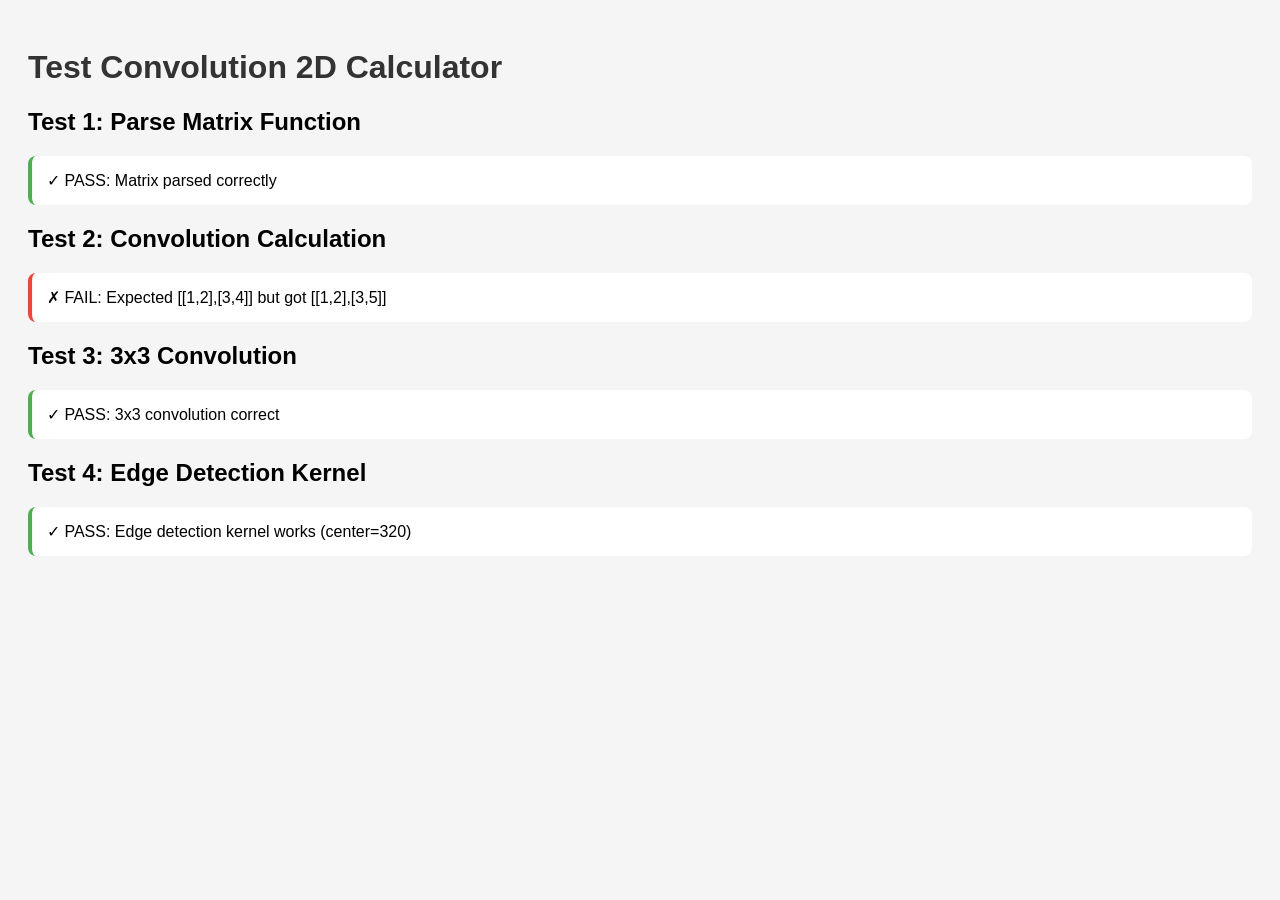
<file: test_functionality.html>
<!DOCTYPE html>
<html lang="vi">
<head>
    <meta charset="UTF-8">
    <meta name="viewport" content="width=device-width, initial-scale=1.0">
    <title>Test Convolution Functionality</title>
    <style>
        body {
            font-family: Arial, sans-serif;
            padding: 20px;
            background: #f5f5f5;
        }
        .test-result {
            background: white;
            padding: 15px;
            margin: 10px 0;
            border-radius: 8px;
            border-left: 4px solid #4CAF50;
        }
        .test-result.fail {
            border-left-color: #f44336;
        }
        h1 {
            color: #333;
        }
        .test-section {
            margin: 20px 0;
        }
    </style>
</head>
<body>
    <h1>Test Convolution 2D Calculator</h1>
    
    <div class="test-section">
        <h2>Test 1: Parse Matrix Function</h2>
        <div id="test1" class="test-result">Running...</div>
    </div>
    
    <div class="test-section">
        <h2>Test 2: Convolution Calculation</h2>
        <div id="test2" class="test-result">Running...</div>
    </div>
    
    <div class="test-section">
        <h2>Test 3: 3x3 Convolution</h2>
        <div id="test3" class="test-result">Running...</div>
    </div>
    
    <div class="test-section">
        <h2>Test 4: Edge Detection Kernel</h2>
        <div id="test4" class="test-result">Running...</div>
    </div>

    <script>
        // Copy the core functions from script.js
        function parseMatrix(text) {
            const lines = text.trim().split('\n');
            const matrix = [];
            for (let line of lines) {
                line = line.trim();
                if (line === '') continue;
                const row = line.split(/\s+/).map(Number);
                matrix.push(row);
            }
            return matrix;
        }

        function convolve(image, kernel) {
            const imgRows = image.length;
            const imgCols = image[0].length;
            const kRows = kernel.length;
            const kCols = kernel[0].length;
            const centerX = Math.floor(kRows / 2);
            const centerY = Math.floor(kCols / 2);
            const output = [];
            const steps = [];
            
            for (let i = 0; i < imgRows; i++) {
                output[i] = [];
                for (let j = 0; j < imgCols; j++) {
                    let sum = 0;
                    const coveredMatrix = [];
                    const calculations = [];
                    
                    for (let m = 0; m < kRows; m++) {
                        coveredMatrix[m] = [];
                        for (let n = 0; n < kCols; n++) {
                            const x = i + m - centerX;
                            const y = j + n - centerY;
                            let imageValue = 0;
                            if (x >= 0 && x < imgRows && y >= 0 && y < imgCols) {
                                imageValue = image[x][y];
                            }
                            const kernelValue = kernel[m][n];
                            const product = imageValue * kernelValue;
                            sum += product;
                            coveredMatrix[m][n] = imageValue;
                            calculations.push({ imageValue, kernelValue, product });
                        }
                    }
                    output[i][j] = sum;
                    steps.push({ outputPos: [i, j], coveredMatrix, calculations, result: sum });
                }
            }
            return { output, steps };
        }

        // Test 1: Parse Matrix
        try {
            const testText = "1 2 3\n4 5 6\n7 8 9";
            const parsed = parseMatrix(testText);
            const expected = [[1,2,3],[4,5,6],[7,8,9]];
            const pass = JSON.stringify(parsed) === JSON.stringify(expected);
            document.getElementById('test1').innerHTML = 
                pass ? '✓ PASS: Matrix parsed correctly' : 
                       '✗ FAIL: Expected ' + JSON.stringify(expected) + ' but got ' + JSON.stringify(parsed);
            document.getElementById('test1').className = pass ? 'test-result' : 'test-result fail';
        } catch (e) {
            document.getElementById('test1').innerHTML = '✗ FAIL: ' + e.message;
            document.getElementById('test1').className = 'test-result fail';
        }

        // Test 2: Simple 2x2 Convolution
        try {
            const image = [[1, 2], [3, 4]];
            const kernel = [[1, 0], [0, 1]];
            const result = convolve(image, kernel);
            const expected = [[1, 2], [3, 4]]; // Identity-like kernel
            const pass = JSON.stringify(result.output) === JSON.stringify(expected);
            document.getElementById('test2').innerHTML = 
                pass ? '✓ PASS: 2x2 convolution correct' : 
                       '✗ FAIL: Expected ' + JSON.stringify(expected) + ' but got ' + JSON.stringify(result.output);
            document.getElementById('test2').className = pass ? 'test-result' : 'test-result fail';
        } catch (e) {
            document.getElementById('test2').innerHTML = '✗ FAIL: ' + e.message;
            document.getElementById('test2').className = 'test-result fail';
        }

        // Test 3: 3x3 Convolution with known result
        try {
            const image = [[1, 2, 3], [4, 5, 6], [7, 8, 9]];
            const kernel = [[0, 0, 0], [0, 1, 0], [0, 0, 0]]; // Center only
            const result = convolve(image, kernel);
            const expected = [[1, 2, 3], [4, 5, 6], [7, 8, 9]];
            const pass = JSON.stringify(result.output) === JSON.stringify(expected);
            document.getElementById('test3').innerHTML = 
                pass ? '✓ PASS: 3x3 convolution correct' : 
                       '✗ FAIL: Expected ' + JSON.stringify(expected) + ' but got ' + JSON.stringify(result.output);
            document.getElementById('test3').className = pass ? 'test-result' : 'test-result fail';
        } catch (e) {
            document.getElementById('test3').innerHTML = '✗ FAIL: ' + e.message;
            document.getElementById('test3').className = 'test-result fail';
        }

        // Test 4: Edge detection kernel
        try {
            const image = [[10, 10, 10], [10, 50, 10], [10, 10, 10]];
            const kernel = [[-1, -1, -1], [-1, 8, -1], [-1, -1, -1]]; // Edge detection
            const result = convolve(image, kernel);
            // Center pixel: 10*(-1)*8 + 50*8 = -80 + 400 = 320
            const centerValue = result.output[1][1];
            const pass = centerValue === 320;
            document.getElementById('test4').innerHTML = 
                pass ? '✓ PASS: Edge detection kernel works (center=' + centerValue + ')' : 
                       '✗ FAIL: Expected center=320 but got ' + centerValue;
            document.getElementById('test4').className = pass ? 'test-result' : 'test-result fail';
        } catch (e) {
            document.getElementById('test4').innerHTML = '✗ FAIL: ' + e.message;
            document.getElementById('test4').className = 'test-result fail';
        }
    </script>
</body>
</html>
</file>
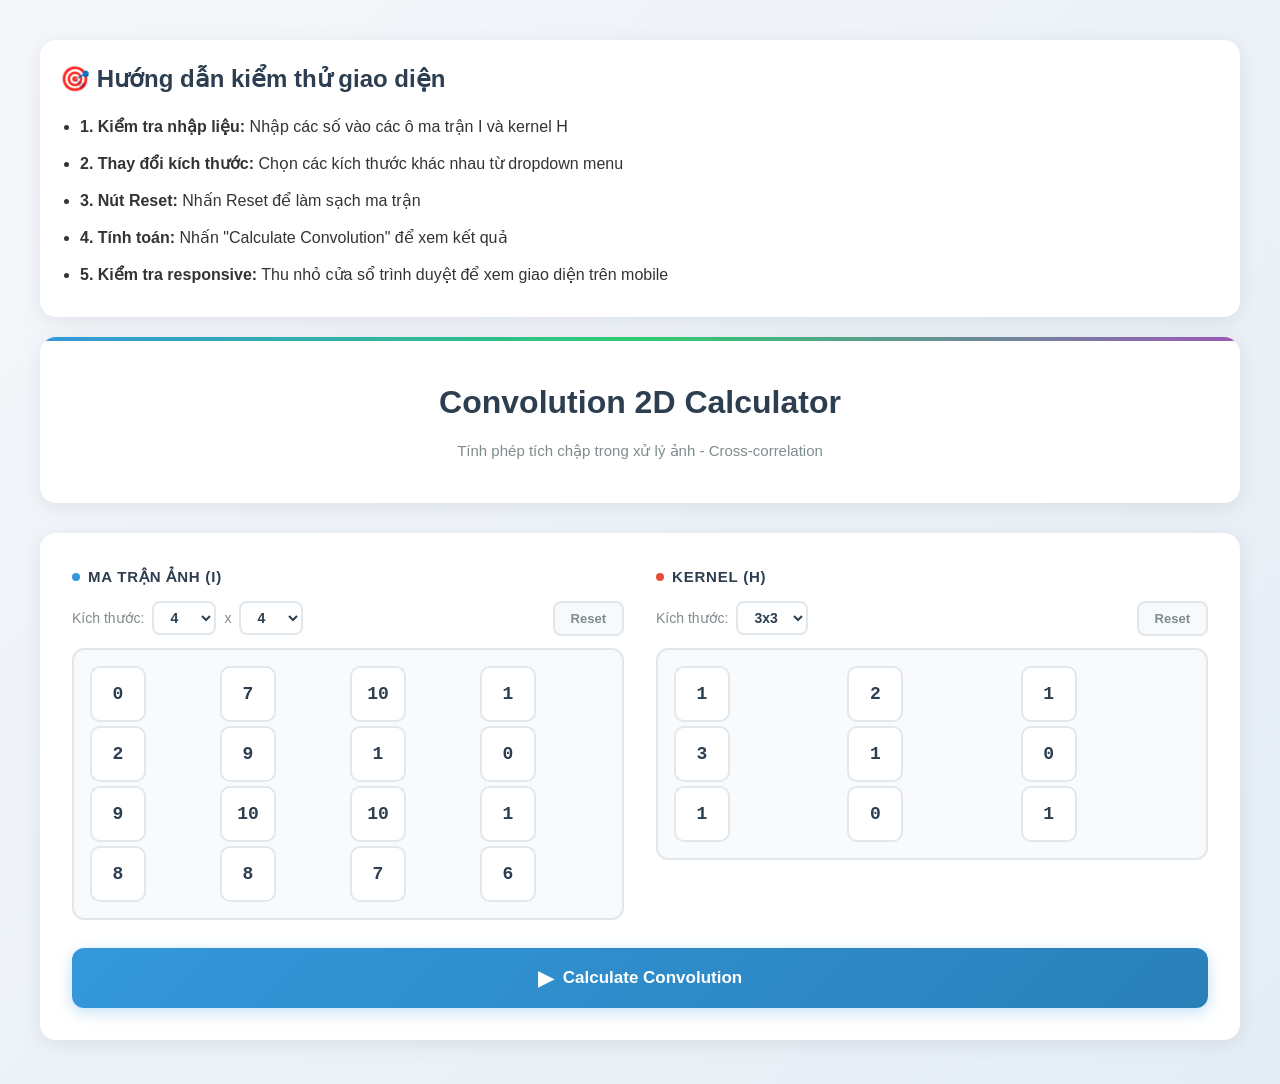
<file: test_ui.html>
<!DOCTYPE html>
<html lang="vi">
<head>
    <meta charset="UTF-8">
    <meta name="viewport" content="width=device-width, initial-scale=1.0">
    <title>Test Giao diện Convolution</title>
    <link rel="stylesheet" href="style.css">
    <style>
        .test-info {
            max-width: 1200px;
            margin: 20px auto;
            padding: 20px;
            background: white;
            border-radius: 16px;
            box-shadow: 0 4px 20px rgba(0,0,0,0.08);
        }
        .test-info h2 {
            color: #2c3e50;
            margin-bottom: 15px;
        }
        .test-info ul {
            margin-left: 20px;
            line-height: 1.8;
        }
        .test-info li {
            margin-bottom: 8px;
        }
    </style>
</head>
<body>
    <div class="test-info">
        <h2>🎯 Hướng dẫn kiểm thử giao diện</h2>
        <ul>
            <li><strong>1. Kiểm tra nhập liệu:</strong> Nhập các số vào các ô ma trận I và kernel H</li>
            <li><strong>2. Thay đổi kích thước:</strong> Chọn các kích thước khác nhau từ dropdown menu</li>
            <li><strong>3. Nút Reset:</strong> Nhấn Reset để làm sạch ma trận</li>
            <li><strong>4. Tính toán:</strong> Nhấn "Calculate Convolution" để xem kết quả</li>
            <li><strong>5. Kiểm tra responsive:</strong> Thu nhỏ cửa sổ trình duyệt để xem giao diện trên mobile</li>
        </ul>
    </div>

    <!-- Chèn giao diện chính -->
    <div class="container">
        <header>
            <h1>Convolution 2D Calculator</h1>
            <p class="subtitle">Tính phép tích chập trong xử lý ảnh - Cross-correlation</p>
        </header>

        <div class="input-section">
            <div class="matrix-inputs">
                <div class="input-group">
                    <label>Ma trận ảnh (I)</label>
                    <div class="matrix-controls">
                        <div class="size-control">
                            <span>Kích thước:</span>
                            <select id="imageRows" class="size-select">
                                <option value="2">2</option>
                                <option value="3">3</option>
                                <option value="4" selected>4</option>
                                <option value="5">5</option>
                                <option value="6">6</option>
                                <option value="7">7</option>
                                <option value="8">8</option>
                                <option value="9">9</option>
                                <option value="10">10</option>
                            </select>
                            <span>x</span>
                            <select id="imageCols" class="size-select">
                                <option value="2">2</option>
                                <option value="3">3</option>
                                <option value="4" selected>4</option>
                                <option value="5">5</option>
                                <option value="6">6</option>
                                <option value="7">7</option>
                                <option value="8">8</option>
                                <option value="9">9</option>
                                <option value="10">10</option>
                            </select>
                        </div>
                        <button id="resetImage" class="btn-reset">Reset</button>
                    </div>
                    <div id="matrixIContainer" class="matrix-grid-input"></div>
                </div>

                <div class="input-group">
                    <label>Kernel (H)</label>
                    <div class="matrix-controls">
                        <div class="size-control">
                            <span>Kích thước:</span>
                            <select id="kernelSize" class="size-select">
                                <option value="2">2x2</option>
                                <option value="3" selected>3x3</option>
                                <option value="5">5x5</option>
                                <option value="7">7x7</option>
                                <option value="9">9x9</option>
                            </select>
                        </div>
                        <button id="resetKernel" class="btn-reset">Reset</button>
                    </div>
                    <div id="kernelHContainer" class="matrix-grid-input"></div>
                </div>
            </div>

            <button id="calculateBtn" class="btn-calculate">
                <span class="btn-icon">▶</span>
                Calculate Convolution
            </button>
        </div>

        <div id="resultSection" class="result-section" style="display: none;">
            <div class="output-matrix-section">
                <div class="section-header">
                    <h2>Ma trận kết quả (Output)</h2>
                    <div class="matrix-dimensions" id="outputDimensions"></div>
                </div>
                <div id="outputMatrix" class="matrix-grid-output"></div>
            </div>

            <div class="steps-section">
                <div class="section-header">
                    <h2>Chi tiết từng bước tính</h2>
                    <div class="steps-count" id="stepsCount"></div>
                </div>
                <div id="stepsDetail" class="steps-detail"></div>
            </div>
        </div>
    </div>

    <script src="script.js"></script>
</body>
</html>
</file>
<file: style.css>
* {
    margin: 0;
    padding: 0;
    box-sizing: border-box;
}

body {
    font-family: -apple-system, BlinkMacSystemFont, 'Segoe UI', Roboto, Oxygen, Ubuntu, Cantarell, sans-serif;
    background: linear-gradient(135deg, #f5f7fa 0%, #e4edf5 100%);
    color: #333;
    line-height: 1.6;
    min-height: 100vh;
    padding: 20px;
}

.container {
    max-width: 1200px;
    margin: 0 auto;
}

header {
    text-align: center;
    margin-bottom: 30px;
    padding: 40px 30px;
    background: white;
    border-radius: 16px;
    box-shadow: 0 4px 20px rgba(0,0,0,0.08);
    position: relative;
    overflow: hidden;
}

header::before {
    content: '';
    position: absolute;
    top: 0;
    left: 0;
    right: 0;
    height: 4px;
    background: linear-gradient(90deg, #3498db, #2ecc71, #9b59b6);
}

header h1 {
    font-size: 32px;
    color: #2c3e50;
    margin-bottom: 10px;
    font-weight: 700;
}

.subtitle {
    color: #7f8c8d;
    font-size: 15px;
    font-weight: 400;
}

.input-section {
    background: white;
    padding: 32px;
    border-radius: 16px;
    box-shadow: 0 4px 20px rgba(0,0,0,0.08);
    margin-bottom: 24px;
}

.matrix-inputs {
    display: grid;
    grid-template-columns: 1fr 1fr;
    gap: 32px;
    margin-bottom: 28px;
}

@media (max-width: 768px) {
    .matrix-inputs {
        grid-template-columns: 1fr;
        gap: 24px;
    }
}

.input-group {
    display: flex;
    flex-direction: column;
    gap: 12px;
}

.input-group label {
    font-weight: 700;
    color: #2c3e50;
    font-size: 15px;
    text-transform: uppercase;
    letter-spacing: 0.8px;
    display: flex;
    align-items: center;
    gap: 8px;
}

.input-group label::before {
    content: '';
    width: 8px;
    height: 8px;
    background: #3498db;
    border-radius: 50%;
}

.input-group:nth-child(2) label::before {
    background: #e74c3c;
}

.matrix-controls {
    display: flex;
    justify-content: space-between;
    align-items: center;
    flex-wrap: wrap;
    gap: 12px;
}

.size-control {
    display: flex;
    align-items: center;
    gap: 8px;
    font-size: 14px;
    color: #7f8c8d;
}

.size-select {
    padding: 6px 12px;
    border: 2px solid #e1e8ed;
    border-radius: 8px;
    font-size: 14px;
    font-weight: 600;
    color: #2c3e50;
    background: white;
    cursor: pointer;
    transition: all 0.2s;
}

.size-select:hover {
    border-color: #3498db;
}

.size-select:focus {
    outline: none;
    border-color: #3498db;
    box-shadow: 0 0 0 3px rgba(52, 152, 219, 0.1);
}

.btn-reset {
    padding: 8px 16px;
    background: #f8f9fa;
    color: #7f8c8d;
    border: 2px solid #e1e8ed;
    border-radius: 8px;
    font-size: 13px;
    font-weight: 600;
    cursor: pointer;
    transition: all 0.2s;
}

.btn-reset:hover {
    background: #e74c3c;
    color: white;
    border-color: #e74c3c;
}

.matrix-grid-input {
    display: inline-grid;
    gap: 4px;
    padding: 16px;
    background: #f8fafc;
    border: 2px solid #e1e8ed;
    border-radius: 12px;
    transition: all 0.2s;
    max-width: 100%;
    overflow-x: auto;
    overflow-y: hidden;
}

.matrix-cell-input {
    width: 56px;
    height: 56px;
    display: flex;
    align-items: center;
    justify-content: center;
    background: white;
    border: 2px solid #e1e8ed;
    border-radius: 10px;
    font-size: 18px;
    font-weight: 700;
    color: #2c3e50;
    text-align: center;
    font-family: 'SF Mono', 'Monaco', 'Inconsolata', monospace;
    transition: all 0.2s;
    flex-shrink: 0;
}

@media (max-width: 768px) {
    .matrix-cell-input {
        width: 48px;
        height: 48px;
        font-size: 16px;
    }
}

@media (max-width: 480px) {
    .matrix-cell-input {
        width: 40px;
        height: 40px;
        font-size: 14px;
    }
}

.matrix-grid-input:focus-within {
    border-color: #3498db;
    box-shadow: 0 0 0 3px rgba(52, 152, 219, 0.1);
}

.matrix-cell-input:focus {
    outline: none;
    border-color: #3498db;
    box-shadow: 0 0 0 3px rgba(52, 152, 219, 0.2);
    background: #f0f7ff;
    transform: scale(1.05);
}

.matrix-cell-input:hover {
    border-color: #3498db;
}

.btn-calculate {
    width: 100%;
    padding: 18px 32px;
    background: linear-gradient(135deg, #3498db 0%, #2980b9 100%);
    color: white;
    border: none;
    border-radius: 12px;
    font-size: 17px;
    font-weight: 700;
    cursor: pointer;
    transition: all 0.3s;
    display: flex;
    align-items: center;
    justify-content: center;
    gap: 10px;
    box-shadow: 0 4px 15px rgba(52, 152, 219, 0.3);
}

.btn-calculate:hover {
    background: linear-gradient(135deg, #2980b9 0%, #2573a7 100%);
    transform: translateY(-2px);
    box-shadow: 0 6px 20px rgba(52, 152, 219, 0.4);
}

.btn-calculate:active {
    transform: translateY(0);
}

.btn-icon {
    font-size: 20px;
    transition: transform 0.3s;
}

.btn-calculate:hover .btn-icon {
    transform: translateX(4px);
}

.result-section {
    background: white;
    border-radius: 16px;
    box-shadow: 0 4px 20px rgba(0,0,0,0.08);
    overflow: hidden;
    animation: slideIn 0.5s ease-out;
}

@keyframes slideIn {
    from {
        opacity: 0;
        transform: translateY(20px);
    }
    to {
        opacity: 1;
        transform: translateY(0);
    }
}

.output-matrix-section {
    padding: 32px;
    border-bottom: 1px solid #ecf0f1;
    background: linear-gradient(135deg, #f8fafc 0%, #f1f5f9 100%);
}

.section-header {
    display: flex;
    justify-content: space-between;
    align-items: center;
    flex-wrap: wrap;
    gap: 12px;
    margin-bottom: 20px;
}

.section-header h2 {
    font-size: 20px;
    color: #2c3e50;
    font-weight: 700;
}

.matrix-dimensions {
    font-size: 14px;
    color: #7f8c8d;
    font-weight: 600;
    background: white;
    padding: 6px 14px;
    border-radius: 20px;
    box-shadow: 0 2px 8px rgba(0,0,0,0.05);
}

.steps-count {
    font-size: 14px;
    color: #7f8c8d;
    font-weight: 600;
    background: white;
    padding: 6px 14px;
    border-radius: 20px;
    box-shadow: 0 2px 8px rgba(0,0,0,0.05);
}

.matrix-grid-output {
    display: inline-grid;
    gap: 8px;
    padding: 20px;
    background: white;
    border-radius: 12px;
    box-shadow: 0 4px 12px rgba(0,0,0,0.06);
    max-width: 100%;
    overflow-x: auto;
    overflow-y: hidden;
}

.matrix-cell-output {
    width: 60px;
    height: 60px;
    display: flex;
    align-items: center;
    justify-content: center;
    background: linear-gradient(135deg, #3498db 0%, #2980b9 100%);
    color: white;
    font-weight: 700;
    font-size: 18px;
    border-radius: 10px;
    font-family: 'SF Mono', 'Monaco', 'Inconsolata', monospace;
    box-shadow: 0 4px 10px rgba(52, 152, 219, 0.3);
    transition: transform 0.2s;
    flex-shrink: 0;
}

@media (max-width: 768px) {
    .matrix-cell-output {
        width: 52px;
        height: 52px;
        font-size: 16px;
    }
}

@media (max-width: 480px) {
    .matrix-cell-output {
        width: 44px;
        height: 44px;
        font-size: 14px;
    }
}

.matrix-cell-output:hover {
    transform: scale(1.1);
}

.steps-section {
    padding: 32px;
}

.section-header h2 {
    font-size: 20px;
    color: #2c3e50;
    font-weight: 700;
}

.step-item {
    background: linear-gradient(135deg, #f8fafc 0%, #f1f5f9 100%);
    border: 2px solid #e1e8ed;
    border-radius: 12px;
    padding: 18px 20px;
    margin-bottom: 14px;
    transition: all 0.3s;
    position: relative;
    overflow: hidden;
}

.step-item::before {
    content: '';
    position: absolute;
    top: 0;
    left: 0;
    width: 4px;
    height: 100%;
    background: linear-gradient(180deg, #3498db, #2ecc71);
}

.step-item:hover {
    border-color: #3498db;
    box-shadow: 0 4px 20px rgba(52, 152, 219, 0.1);
    transform: translateX(4px);
}

.step-header {
    font-weight: 700;
    color: #2c3e50;
    margin-bottom: 14px;
    font-size: 17px;
    display: flex;
    align-items: center;
    gap: 10px;
}

.step-header::before {
    content: '';
    width: 24px;
    height: 24px;
    background: #3498db;
    color: white;
    border-radius: 50%;
    display: flex;
    align-items: center;
    justify-content: center;
    font-size: 13px;
    font-weight: 700;
}

.covered-region {
    font-family: 'SF Mono', 'Monaco', 'Inconsolata', monospace;
    font-size: 15px;
    color: #2c3e50;
    margin-bottom: 14px;
    white-space: pre;
    line-height: 1.6;
    background: white;
    padding: 16px;
    border-radius: 8px;
    border-left: 4px solid #3498db;
    box-shadow: 0 2px 8px rgba(0,0,0,0.04);
}

.calculation {
    font-family: 'SF Mono', 'Monaco', 'Inconsolata', monospace;
    font-size: 15px;
    color: #2c3e50;
    margin-bottom: 12px;
    line-height: 1.6;
    background: white;
    padding: 16px;
    border-radius: 8px;
    border-left: 4px solid #2ecc71;
    box-shadow: 0 2px 8px rgba(0,0,0,0.04);
}

.result-line {
    font-weight: 700;
    color: #27ae60;
    font-size: 16px;
    background: linear-gradient(135deg, #27ae60 0%, #229954 100%);
    color: white;
    padding: 12px 20px;
    border-radius: 8px;
    display: inline-block;
    box-shadow: 0 4px 10px rgba(39, 174, 96, 0.3);
    margin-top: 12px;
}

@media (max-width: 600px) {
    body {
        padding: 12px 8px 4rem 8px;
    }
    
    header {
        padding: 24px 16px;
    }
    
    header h1 {
        font-size: 22px;
    }
    
    .input-section {
        padding: 16px 12px;
    }
    
    .matrix-grid-input {
        padding: 12px;
        gap: 3px;
    }
    
    .matrix-grid-output {
        padding: 16px;
        gap: 6px;
    }
    
    .output-matrix-section,
    .steps-section {
        padding: 16px 12px;
    }
    
    .section-header {
        flex-direction: column;
        align-items: flex-start;
    }
}

@media (max-width: 480px) {
    body {
        padding: 10px 6px 3rem 6px;
    }
    
    header {
        padding: 16px 12px;
        margin-bottom: 1.5rem;
    }
    
    header h1 {
        font-size: 18px;
        margin-bottom: 8px;
    }
    
    .subtitle {
        font-size: 13px;
    }
    
    .input-section {
        padding: 12px;
        margin-bottom: 16px;
    }
    
    .matrix-inputs {
        gap: 12px;
    }
    
    .matrix-grid-input {
        padding: 8px;
        gap: 2px;
    }
    
    .matrix-grid-output {
        padding: 12px;
        gap: 4px;
    }
    
    .output-matrix-section,
    .steps-section {
        padding: 12px;
    }
    
    .btn-calculate {
        padding: 14px 24px;
        font-size: 15px;
    }
    
    .step-item {
        padding: 14px 12px;
        margin-bottom: 10px;
    }
}

footer {
    text-align: center;
    padding: 24px;
    margin-top: 30px;
    background: white;
    border-radius: 12px;
    box-shadow: 0 2px 10px rgba(0,0,0,0.05);
}

footer p {
    color: #2c3e50;
    font-weight: 600;
    margin: 4px 0;
}

footer .footer-desc {
    color: #7f8c8d;
    font-weight: 400;
    font-size: 13px;
}
</file>
